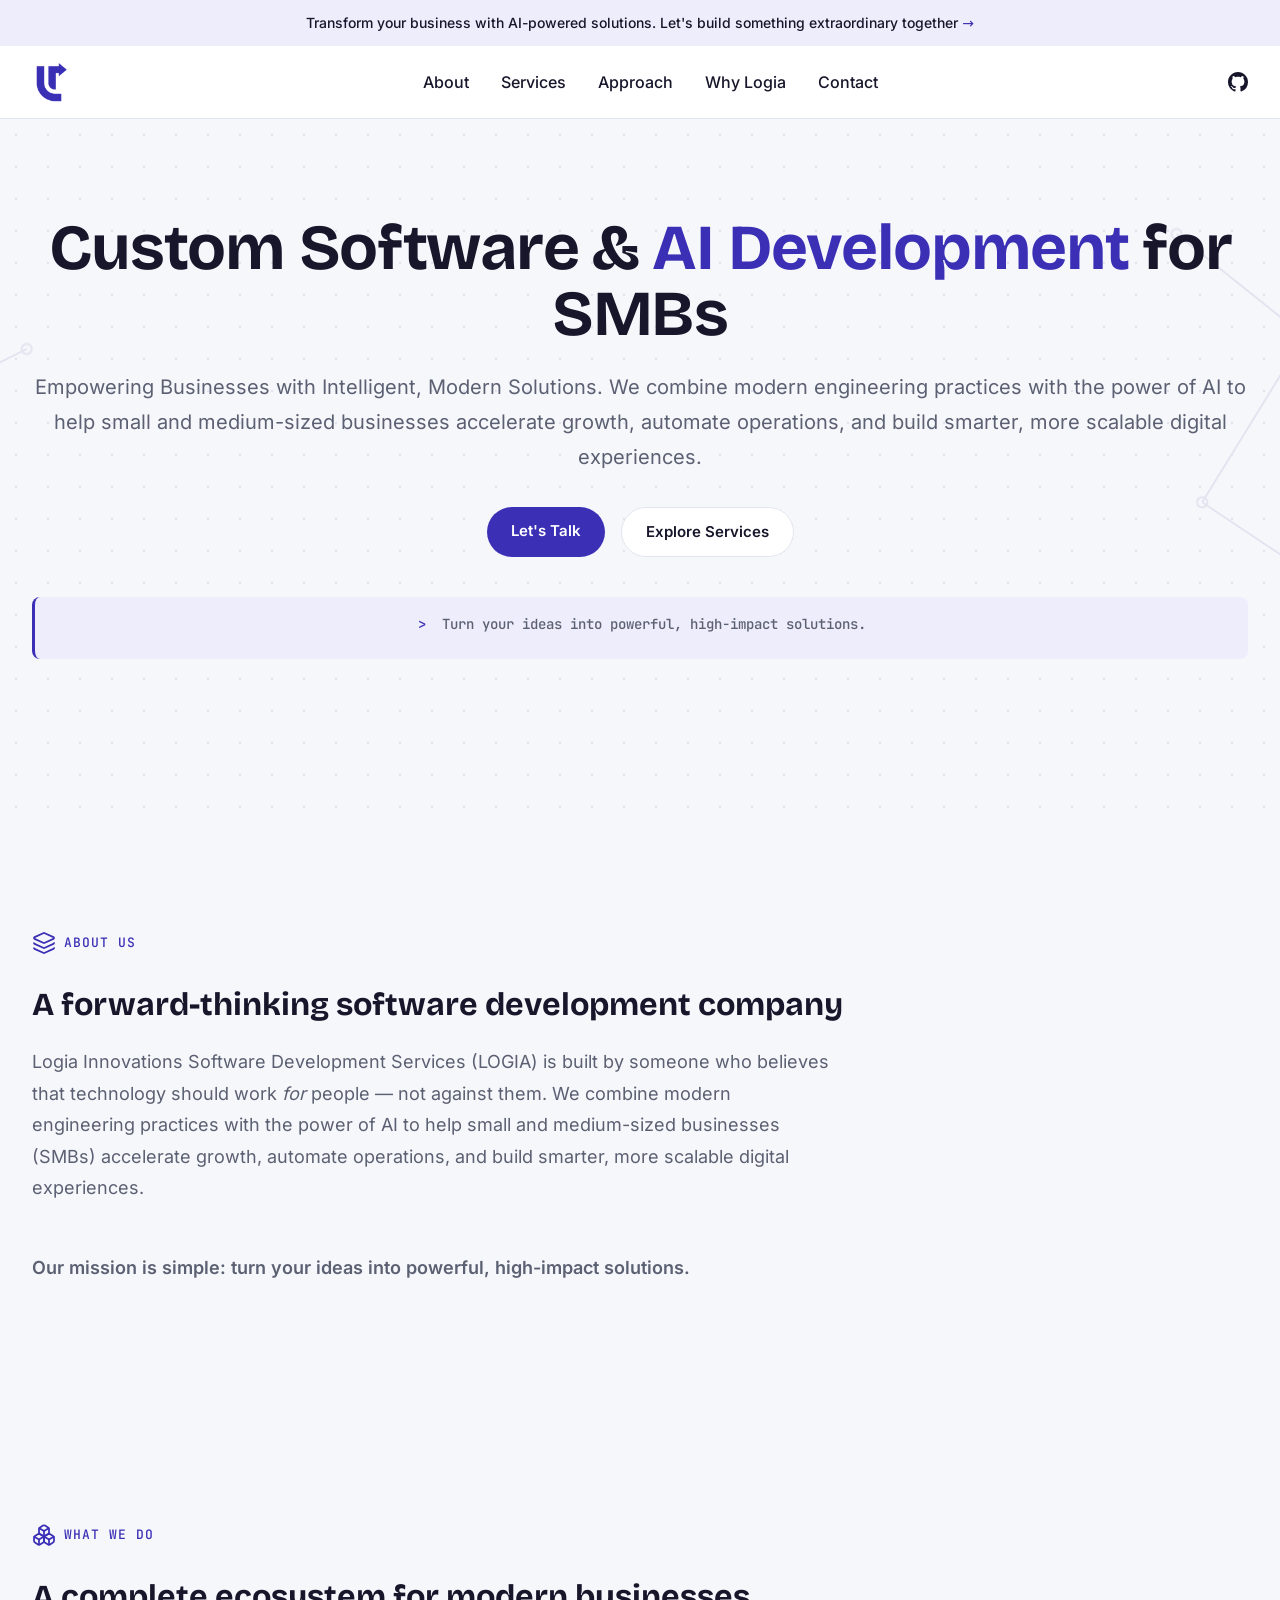
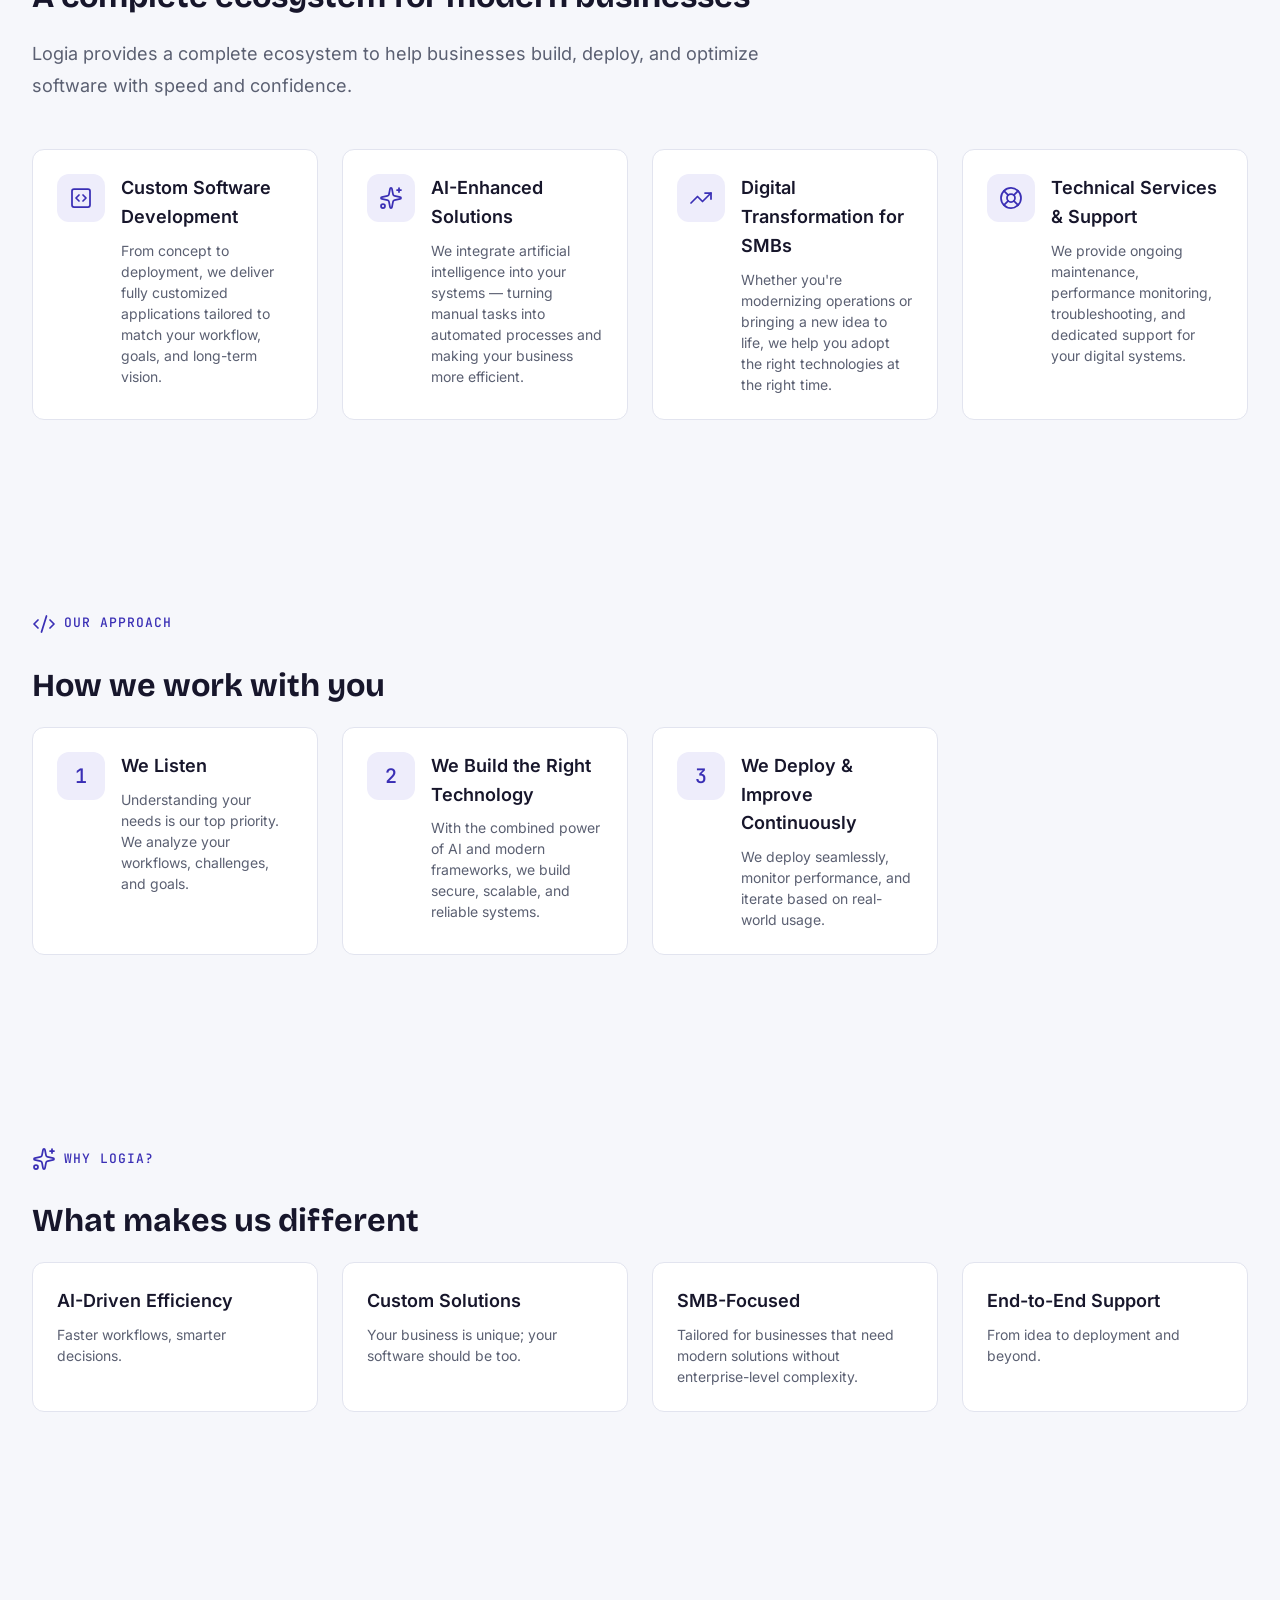
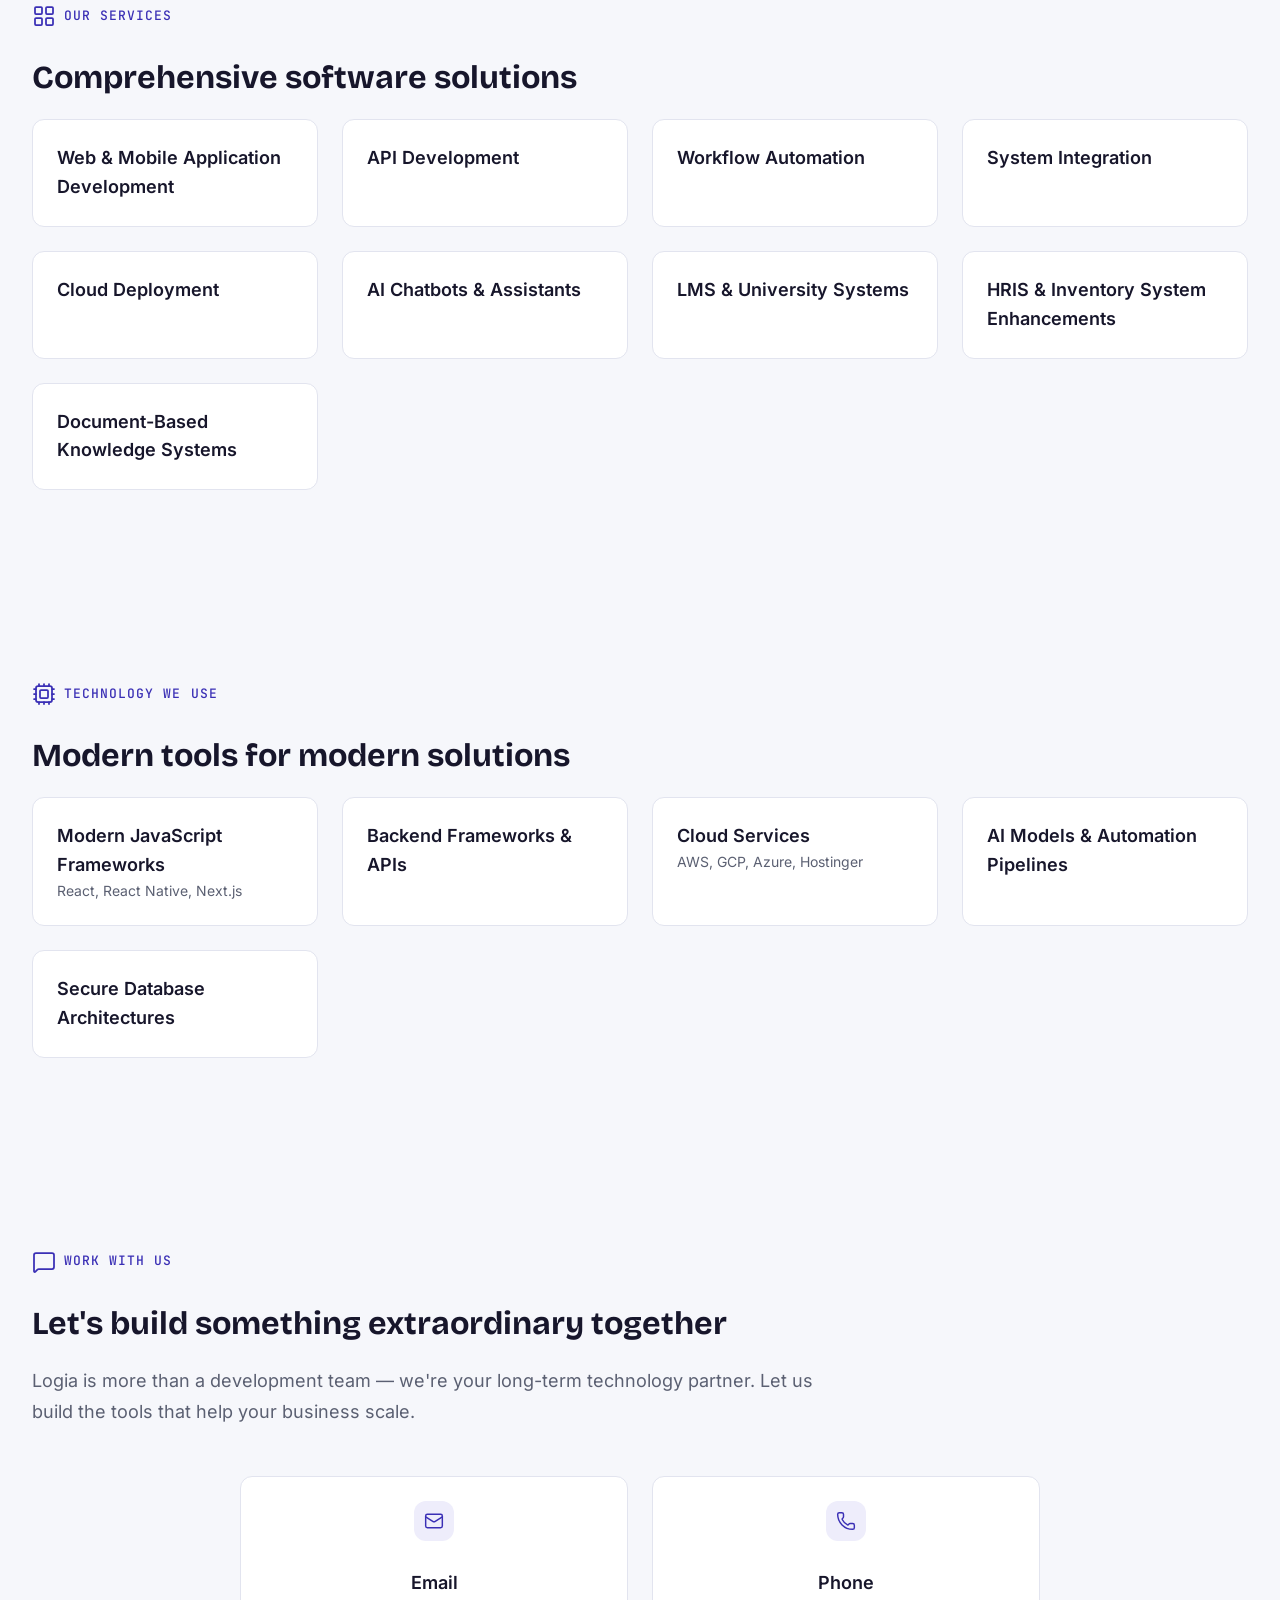
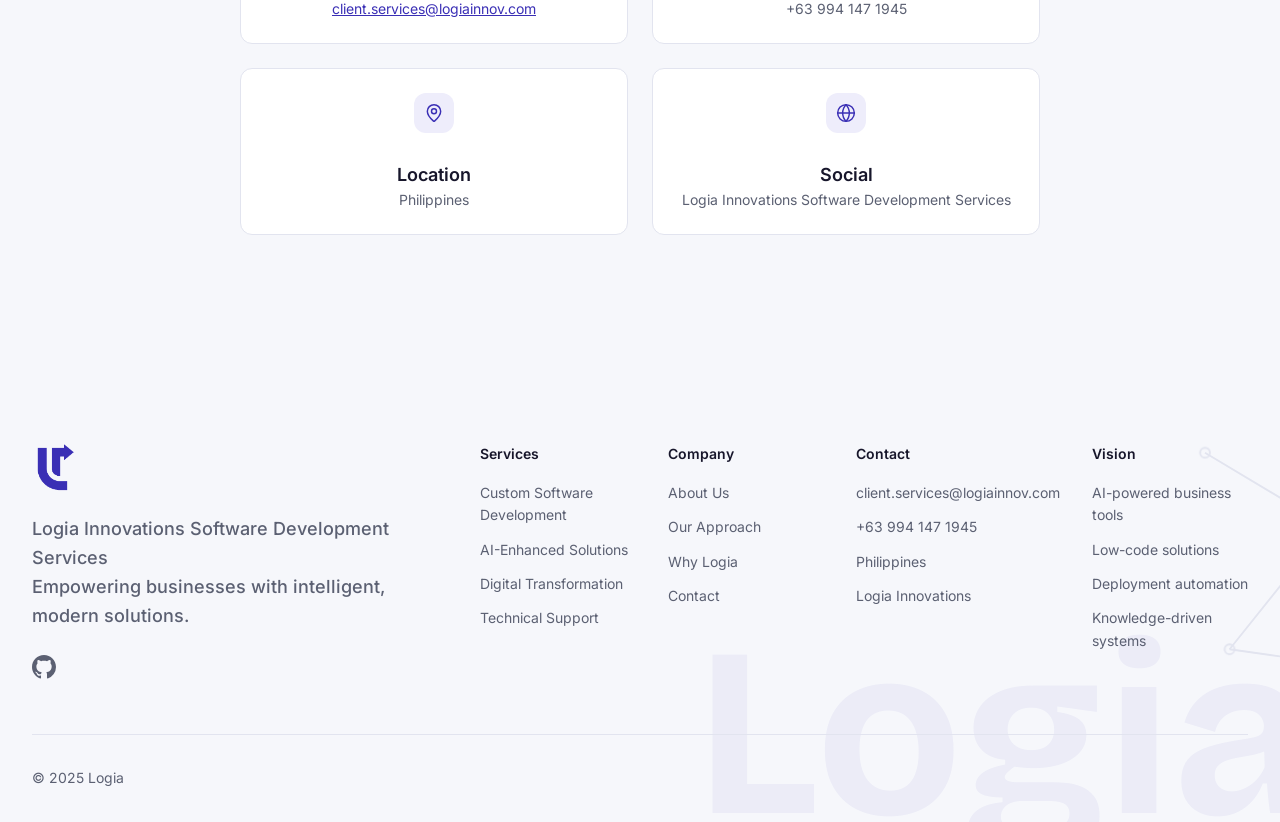
<file: index.html>
<!DOCTYPE html>
<html lang="en">
<head>
    <meta charset="UTF-8">
    <meta name="viewport" content="width=device-width, initial-scale=1.0">
    <meta name="description" content="Logia Innovations builds custom software, AI integrations, and LMS/HRIS systems for SMBs and schools. Solo-run, senior-quality engineering — let's talk.">
    <meta name="author" content="Logia Innovations">
    <link rel="canonical" href="https://logiainnov.com/">
    <meta property="og:title" content="Custom Software & AI Development | Logia Innovations">
    <meta property="og:description" content="Logia Innovations builds custom software, AI integrations, and LMS/HRIS systems for SMBs and schools. Solo-run, senior-quality engineering — let's talk.">
    <meta property="og:type" content="website">
    <meta property="og:url" content="https://logiainnov.com/">
    <meta property="og:image" content="https://logiainnov.com/img/og-card.png">
    <meta property="og:image:width" content="1200">
    <meta property="og:image:height" content="630">
    <meta name="twitter:card" content="summary_large_image">
    <meta name="twitter:title" content="Custom Software & AI Development | Logia Innovations">
    <meta name="twitter:description" content="Logia Innovations builds custom software, AI integrations, and LMS/HRIS systems for SMBs and schools. Solo-run, senior-quality engineering — let's talk.">
    <meta name="twitter:image" content="https://logiainnov.com/img/og-card.png">
    <title>Custom Software & AI Development | Logia Innovations</title>
    <link rel="icon" type="image/png" sizes="32x32" href="img/favicon-32.png">
    <link rel="icon" type="image/png" sizes="16x16" href="img/favicon-16.png">
    <link rel="apple-touch-icon" sizes="180x180" href="img/apple-touch-icon.png">
    <link rel="shortcut icon" href="img/favicon.ico">
    <link rel="stylesheet" href="tokens.css?v=g2">
    <link rel="stylesheet" href="styles.css?v=g2">
    <script type="application/ld+json">
    {
      "@context": "https://schema.org",
      "@type": "Organization",
      "name": "Logia Innovations",
      "legalName": "Logia Innovations Software Development Services",
      "url": "https://logiainnov.com",
      "logo": "https://logiainnov.com/logo-indigo.png",
      "email": "client.services@logiainnov.com",
      "telephone": "+639941471945",
      "areaServed": "Philippines",
      "contactPoint": {
        "@type": "ContactPoint",
        "contactType": "customer service",
        "email": "client.services@logiainnov.com"
      },
      "sameAs": [
        "https://github.com/melvinmmelo"
      ]
    }
    </script>
</head>
<body>
    <!-- Banner -->
    <div class="banner">
        <p>Transform your business with AI-powered solutions. Let's build something extraordinary together <span class="banner-arrow">→</span></p>
    </div>

    <!-- Navigation -->
    <nav class="navbar">
        <div class="container">
            <div class="nav-wrapper">
                <a href="https://logiainnov.com/" class="logo">
                    <picture>
                        <source srcset="img/logo-128.webp" type="image/webp">
                        <img src="logo-indigo.png" alt="Logia Innovations" class="logo-img">
                    </picture>
                </a>

                <ul class="nav-menu" id="nav-menu">
                    <li class="nav-item">
                        <a href="#about" class="nav-link">About</a>
                    </li>
                    <li class="nav-item">
                        <a href="#services" class="nav-link">Services</a>
                    </li>
                    <li class="nav-item">
                        <a href="#approach" class="nav-link">Approach</a>
                    </li>
                    <li class="nav-item">
                        <a href="#why-logia" class="nav-link">Why Logia</a>
                    </li>
                    <li class="nav-item">
                        <a href="#contact" class="nav-link">Contact</a>
                    </li>
                </ul>

                <div class="nav-right">
                    <a href="https://github.com/melvinmmelo/logia.git" class="github-link" aria-label="GitHub">
                        <svg width="20" height="20" fill="currentColor" viewBox="0 0 16 16">
                            <path d="M8 0C3.58 0 0 3.58 0 8c0 3.54 2.29 6.53 5.47 7.59.4.07.55-.17.55-.38 0-.19-.01-.82-.01-1.49-2.01.37-2.53-.49-2.69-.94-.09-.23-.48-.94-.82-1.13-.28-.15-.68-.52-.01-.53.63-.01 1.08.58 1.23.82.72 1.21 1.87.87 2.33.66.07-.52.28-.87.51-1.07-1.78-.2-3.64-.89-3.64-3.95 0-.87.31-1.59.82-2.15-.08-.2-.36-1.02.08-2.12 0 0 .67-.21 2.2.82.64-.18 1.32-.27 2-.27.68 0 1.36.09 2 .27 1.53-1.04 2.2-.82 2.2-.82.44 1.1.16 1.92.08 2.12.51.56.82 1.27.82 2.15 0 3.07-1.87 3.75-3.65 3.95.29.25.54.73.54 1.48 0 1.07-.01 1.93-.01 2.2 0 .21.15.46.55.38A8.012 8.012 0 0 0 16 8c0-4.42-3.58-8-8-8z"/>
                        </svg>
                        <!-- <span>0K</span> -->
                    </a>
                    <!-- <a href="#contact" class="btn btn-primary">Get in Touch</a> -->
                </div>

                <button class="mobile-menu-toggle" aria-label="Toggle menu" aria-expanded="false" aria-controls="nav-menu">
                    <span aria-hidden="true"></span>
                    <span aria-hidden="true"></span>
                    <span aria-hidden="true"></span>
                </button>
            </div>
        </div>
    </nav>

    <main>
    <!-- Hero Section -->
    <section class="hero">
        <div class="hero-background dot-grid">
            <svg class="lattice-svg hero-lattice" viewBox="0 0 1440 560" preserveAspectRatio="xMidYMid slice" aria-hidden="true">
              <path class="lattice-line" style="animation-delay:0ms"   d="M1140 90 L1240 170"/>
              <path class="lattice-line" style="animation-delay:80ms"  d="M1240 170 L1160 300"/>
              <path class="lattice-line" style="animation-delay:120ms" d="M1240 170 L1320 110"/>
              <path class="lattice-line" style="animation-delay:180ms" d="M1320 110 L1380 260"/>
              <path class="lattice-line" style="animation-delay:220ms" d="M1380 260 L1280 380"/>
              <path class="lattice-line" style="animation-delay:260ms" d="M1160 300 L1280 380"/>
              <path class="lattice-line" style="animation-delay:300ms" d="M60 170 L160 220"/>
              <path class="lattice-line" style="animation-delay:340ms" d="M160 220 L90 360"/>
              <path class="lattice-line" style="animation-delay:380ms" d="M160 220 L240 180"/>
              <path class="lattice-line" style="animation-delay:420ms" d="M90 360 L200 420"/>
              <circle class="lattice-node"       style="animation-delay:600ms" cx="1240" cy="170" r="6"/>
              <circle class="lattice-node"       style="animation-delay:660ms" cx="1320" cy="110" r="6"/>
              <circle class="lattice-node"       style="animation-delay:720ms" cx="1280" cy="380" r="6"/>
              <circle class="lattice-node"       style="animation-delay:780ms" cx="160"  cy="220" r="6"/>
              <circle class="lattice-node-plain" style="animation-delay:640ms" cx="1140" cy="90"  r="4"/>
              <circle class="lattice-node-plain" style="animation-delay:700ms" cx="1160" cy="300" r="4"/>
              <circle class="lattice-node-plain" style="animation-delay:760ms" cx="1380" cy="260" r="4"/>
              <circle class="lattice-node-plain" style="animation-delay:820ms" cx="60"   cy="170" r="4"/>
              <circle class="lattice-node-plain" style="animation-delay:860ms" cx="240"  cy="180" r="4"/>
              <circle class="lattice-node-plain" style="animation-delay:900ms" cx="90"   cy="360" r="4"/>
              <circle class="lattice-node-plain" style="animation-delay:940ms" cx="200"  cy="420" r="4"/>
            </svg>
        </div>
        <div class="container">
            <div class="hero-content">
                <div class="hero-text">
                    <h1 class="hero-title">
                        Custom Software &amp;
                        <span class="text-highlight">AI Development</span> for SMBs
                    </h1>

                    <p class="hero-description">
                        Empowering Businesses with Intelligent, Modern Solutions. We combine modern
                        engineering practices with the power of AI to help small and medium-sized
                        businesses accelerate growth, automate operations, and build smarter, more
                        scalable digital experiences.
                    </p>

                    <div class="hero-buttons">
                        <a href="#contact" class="btn btn-primary">Let's Talk</a>
                        <a href="#services" class="btn btn-secondary">Explore Services</a>
                    </div>

                    <div class="code-snippet">
                        <code>
                            <span class="code-prompt">></span> Turn your ideas into powerful, high-impact solutions.
                        </code>
                    </div>

                    <!-- <div class="hero-stats">
                        <div class="stat-item">
                            <div class="stat-number">10+</div>
                            <div class="stat-label">Expert Partners</div>
                        </div>
                        <div class="stat-item">
                            <div class="stat-number">50+</div>
                            <div class="stat-label">Projects Delivered</div>
                        </div>
                        <div class="stat-item">
                            <div class="stat-number">100%</div>
                            <div class="stat-label">Client Satisfaction</div>
                        </div>
                    </div> -->
                </div>
            </div>
        </div>
    </section>

    <!-- About Us Section -->
    <section class="ecosystem" id="about">
        <div class="container">
            <div class="section-header">
                <div class="section-icon">
                    <svg width="24" height="24" viewBox="0 0 24 24" fill="none" stroke="currentColor" stroke-width="1.75" stroke-linecap="round" stroke-linejoin="round" aria-hidden="true">
                        <path d="M12.83 2.18a2 2 0 0 0-1.66 0L2.6 6.08a1 1 0 0 0 0 1.83l8.58 3.91a2 2 0 0 0 1.66 0l8.58-3.9a1 1 0 0 0 0-1.83z" />
                        <path d="M2 12a1 1 0 0 0 .58.91l8.6 3.91a2 2 0 0 0 1.65 0l8.58-3.9A1 1 0 0 0 22 12" />
                        <path d="M2 17a1 1 0 0 0 .58.91l8.6 3.91a2 2 0 0 0 1.65 0l8.58-3.9A1 1 0 0 0 22 17" />
                    </svg>
                </div>
                <h2 class="section-label">About Us</h2>
            </div>

            <h3 class="ecosystem-title">A forward-thinking software development company</h3>

            <p class="ecosystem-description">
                Logia Innovations Software Development Services (LOGIA) is built by someone who believes that technology should work
                <em>for</em> people — not against them. We combine modern engineering practices with
                the power of AI to help small and medium-sized businesses (SMBs) accelerate growth,
                automate operations, and build smarter, more scalable digital experiences.
            </p>

            <p class="ecosystem-description" style="margin-top: 1.5rem; font-weight: 600;">
                Our mission is simple: <strong>turn your ideas into powerful, high-impact solutions.</strong>
            </p>
        </div>
    </section>

    <!-- What We Do Section -->
    <section class="ecosystem" id="services">
        <div class="container">
            <div class="section-header">
                <div class="section-icon">
                    <svg width="24" height="24" viewBox="0 0 24 24" fill="none" stroke="currentColor" stroke-width="1.75" stroke-linecap="round" stroke-linejoin="round" aria-hidden="true">
                        <path d="M2.97 12.92A2 2 0 0 0 2 14.63v3.24a2 2 0 0 0 .97 1.71l3 1.8a2 2 0 0 0 2.06 0L12 19v-5.5l-5-3-4.03 2.42Z" />
                        <path d="m7 16.5-4.74-2.85" />
                        <path d="m7 16.5 5-3" />
                        <path d="M7 16.5v5.17" />
                        <path d="M12 13.5V19l3.97 2.38a2 2 0 0 0 2.06 0l3-1.8a2 2 0 0 0 .97-1.71v-3.24a2 2 0 0 0-.97-1.71L17 10.5l-5 3Z" />
                        <path d="m17 16.5-5-3" />
                        <path d="m17 16.5 4.74-2.85" />
                        <path d="M17 16.5v5.17" />
                        <path d="M7.97 4.42A2 2 0 0 0 7 6.13v4.37l5 3 5-3V6.13a2 2 0 0 0-.97-1.71l-3-1.8a2 2 0 0 0-2.06 0l-3 1.8Z" />
                        <path d="M12 8 7.26 5.15" />
                        <path d="m12 8 4.74-2.85" />
                        <path d="M12 13.5V8" />
                    </svg>
                </div>
                <h2 class="section-label">What We Do</h2>
            </div>

            <h3 class="ecosystem-title">A complete ecosystem for modern businesses</h3>

            <p class="ecosystem-description">
                Logia provides a complete ecosystem to help businesses build, deploy, and optimize
                software with speed and confidence.
            </p>

            <div class="packages-grid">
                <div class="package-card">
                    <div class="package-icon">
                        <svg viewBox="0 0 24 24" fill="none" stroke="currentColor" stroke-width="1.75" stroke-linecap="round" stroke-linejoin="round" aria-hidden="true">
                            <path d="m10 9-3 3 3 3" />
                            <path d="m14 15 3-3-3-3" />
                            <rect x="3" y="3" width="18" height="18" rx="2" />
                        </svg>
                    </div>
                    <div class="package-info">
                        <div class="package-header">
                            <h4 class="package-name">Custom Software Development</h4>
                        </div>
                        <p class="package-description">From concept to deployment, we deliver fully customized applications tailored to match your workflow, goals, and long-term vision.</p>
                    </div>
                </div>

                <div class="package-card">
                    <div class="package-icon">
                        <svg viewBox="0 0 24 24" fill="none" stroke="currentColor" stroke-width="1.75" stroke-linecap="round" stroke-linejoin="round" aria-hidden="true">
                            <path d="M11.017 2.814a1 1 0 0 1 1.966 0l1.051 5.558a2 2 0 0 0 1.594 1.594l5.558 1.051a1 1 0 0 1 0 1.966l-5.558 1.051a2 2 0 0 0-1.594 1.594l-1.051 5.558a1 1 0 0 1-1.966 0l-1.051-5.558a2 2 0 0 0-1.594-1.594l-5.558-1.051a1 1 0 0 1 0-1.966l5.558-1.051a2 2 0 0 0 1.594-1.594z" />
                            <path d="M20 2v4" />
                            <path d="M22 4h-4" />
                            <circle cx="4" cy="20" r="2" />
                        </svg>
                    </div>
                    <div class="package-info">
                        <div class="package-header">
                            <h4 class="package-name">AI-Enhanced Solutions</h4>
                        </div>
                        <p class="package-description">We integrate artificial intelligence into your systems — turning manual tasks into automated processes and making your business more efficient.</p>
                    </div>
                </div>

                <div class="package-card">
                    <div class="package-icon">
                        <svg viewBox="0 0 24 24" fill="none" stroke="currentColor" stroke-width="1.75" stroke-linecap="round" stroke-linejoin="round" aria-hidden="true">
                            <path d="M16 7h6v6" />
                            <path d="m22 7-8.5 8.5-5-5L2 17" />
                        </svg>
                    </div>
                    <div class="package-info">
                        <div class="package-header">
                            <h4 class="package-name">Digital Transformation for SMBs</h4>
                        </div>
                        <p class="package-description">Whether you're modernizing operations or bringing a new idea to life, we help you adopt the right technologies at the right time.</p>
                    </div>
                </div>

                <div class="package-card">
                    <div class="package-icon">
                        <svg viewBox="0 0 24 24" fill="none" stroke="currentColor" stroke-width="1.75" stroke-linecap="round" stroke-linejoin="round" aria-hidden="true">
                            <circle cx="12" cy="12" r="10" />
                            <path d="m4.93 4.93 4.24 4.24" />
                            <path d="m14.83 9.17 4.24-4.24" />
                            <path d="m14.83 14.83 4.24 4.24" />
                            <path d="m9.17 14.83-4.24 4.24" />
                            <circle cx="12" cy="12" r="4" />
                        </svg>
                    </div>
                    <div class="package-info">
                        <div class="package-header">
                            <h4 class="package-name">Technical Services & Support</h4>
                        </div>
                        <p class="package-description">We provide ongoing maintenance, performance monitoring, troubleshooting, and dedicated support for your digital systems.</p>
                    </div>
                </div>
            </div>
        </div>
    </section>

    <!-- Our Approach Section -->
    <section class="ecosystem" id="approach">
        <div class="container">
            <div class="section-header">
                <div class="section-icon">
                    <svg width="24" height="24" viewBox="0 0 24 24" fill="none" stroke="currentColor" stroke-width="1.75" stroke-linecap="round" stroke-linejoin="round" aria-hidden="true">
                        <path d="m18 16 4-4-4-4" />
                        <path d="m6 8-4 4 4 4" />
                        <path d="m14.5 4-5 16" />
                    </svg>
                </div>
                <h2 class="section-label">Our Approach</h2>
            </div>

            <h3 class="ecosystem-title">How we work with you</h3>

            <div class="packages-grid">
                <div class="package-card">
                    <div class="package-icon">
                        <span class="step-number" aria-hidden="true">1</span>
                    </div>
                    <div class="package-info">
                        <div class="package-header">
                            <h4 class="package-name">We Listen</h4>
                        </div>
                        <p class="package-description">Understanding your needs is our top priority. We analyze your workflows, challenges, and goals.</p>
                    </div>
                </div>

                <div class="package-card">
                    <div class="package-icon">
                        <span class="step-number" aria-hidden="true">2</span>
                    </div>
                    <div class="package-info">
                        <div class="package-header">
                            <h4 class="package-name">We Build the Right Technology</h4>
                        </div>
                        <p class="package-description">With the combined power of AI and modern frameworks, we build secure, scalable, and reliable systems.</p>
                    </div>
                </div>

                <div class="package-card">
                    <div class="package-icon">
                        <span class="step-number" aria-hidden="true">3</span>
                    </div>
                    <div class="package-info">
                        <div class="package-header">
                            <h4 class="package-name">We Deploy & Improve Continuously</h4>
                        </div>
                        <p class="package-description">We deploy seamlessly, monitor performance, and iterate based on real-world usage.</p>
                    </div>
                </div>
            </div>
        </div>
    </section>

    <!-- Why Logia Section -->
    <section class="ecosystem" id="why-logia">
        <div class="container">
            <div class="section-header">
                <div class="section-icon">
                    <svg width="24" height="24" viewBox="0 0 24 24" fill="none" stroke="currentColor" stroke-width="1.75" stroke-linecap="round" stroke-linejoin="round" aria-hidden="true">
                        <path d="M11.017 2.814a1 1 0 0 1 1.966 0l1.051 5.558a2 2 0 0 0 1.594 1.594l5.558 1.051a1 1 0 0 1 0 1.966l-5.558 1.051a2 2 0 0 0-1.594 1.594l-1.051 5.558a1 1 0 0 1-1.966 0l-1.051-5.558a2 2 0 0 0-1.594-1.594l-5.558-1.051a1 1 0 0 1 0-1.966l5.558-1.051a2 2 0 0 0 1.594-1.594z" />
                        <path d="M20 2v4" />
                        <path d="M22 4h-4" />
                        <circle cx="4" cy="20" r="2" />
                    </svg>
                </div>
                <h2 class="section-label">Why Logia?</h2>
            </div>

            <h3 class="ecosystem-title">What makes us different</h3>

            <div class="packages-grid">
                <div class="package-card">
                    <div class="package-info">
                        <div class="package-header">
                            <h4 class="package-name">AI-Driven Efficiency</h4>
                        </div>
                        <p class="package-description">Faster workflows, smarter decisions.</p>
                    </div>
                </div>

                <div class="package-card">
                    <div class="package-info">
                        <div class="package-header">
                            <h4 class="package-name">Custom Solutions</h4>
                        </div>
                        <p class="package-description">Your business is unique; your software should be too.</p>
                    </div>
                </div>

                <div class="package-card">
                    <div class="package-info">
                        <div class="package-header">
                            <h4 class="package-name">SMB-Focused</h4>
                        </div>
                        <p class="package-description">Tailored for businesses that need modern solutions without enterprise-level complexity.</p>
                    </div>
                </div>

                <div class="package-card">
                    <div class="package-info">
                        <div class="package-header">
                            <h4 class="package-name">End-to-End Support</h4>
                        </div>
                        <p class="package-description">From idea to deployment and beyond.</p>
                    </div>
                </div>
            </div>
        </div>
    </section>

    <!-- Services List Section -->
    <section class="ecosystem">
        <div class="container">
            <div class="section-header">
                <div class="section-icon">
                    <svg width="24" height="24" viewBox="0 0 24 24" fill="none" stroke="currentColor" stroke-width="1.75" stroke-linecap="round" stroke-linejoin="round" aria-hidden="true">
                        <rect width="7" height="7" x="3" y="3" rx="1" />
                        <rect width="7" height="7" x="14" y="3" rx="1" />
                        <rect width="7" height="7" x="14" y="14" rx="1" />
                        <rect width="7" height="7" x="3" y="14" rx="1" />
                    </svg>
                </div>
                <h2 class="section-label">Our Services</h2>
            </div>

            <h3 class="ecosystem-title">Comprehensive software solutions</h3>

            <div class="packages-grid">
                <div class="package-card">
                    <div class="package-info">
                        <h4 class="package-name">Web & Mobile Application Development</h4>
                    </div>
                </div>

                <div class="package-card">
                    <div class="package-info">
                        <h4 class="package-name">API Development</h4>
                    </div>
                </div>

                <div class="package-card">
                    <div class="package-info">
                        <h4 class="package-name">Workflow Automation</h4>
                    </div>
                </div>

                <div class="package-card">
                    <div class="package-info">
                        <h4 class="package-name">System Integration</h4>
                    </div>
                </div>

                <div class="package-card">
                    <div class="package-info">
                        <h4 class="package-name">Cloud Deployment</h4>
                    </div>
                </div>

                <div class="package-card">
                    <div class="package-info">
                        <h4 class="package-name">AI Chatbots & Assistants</h4>
                    </div>
                </div>

                <div class="package-card">
                    <div class="package-info">
                        <h4 class="package-name">LMS & University Systems</h4>
                    </div>
                </div>

                <div class="package-card">
                    <div class="package-info">
                        <h4 class="package-name">HRIS & Inventory System Enhancements</h4>
                    </div>
                </div>

                <div class="package-card">
                    <div class="package-info">
                        <h4 class="package-name">Document-Based Knowledge Systems</h4>
                    </div>
                </div>
            </div>
        </div>
    </section>

    <!-- Technology Section -->
    <section class="ecosystem">
        <div class="container">
            <div class="section-header">
                <div class="section-icon">
                    <svg width="24" height="24" viewBox="0 0 24 24" fill="none" stroke="currentColor" stroke-width="1.75" stroke-linecap="round" stroke-linejoin="round" aria-hidden="true">
                        <path d="M12 20v2" />
                        <path d="M12 2v2" />
                        <path d="M17 20v2" />
                        <path d="M17 2v2" />
                        <path d="M2 12h2" />
                        <path d="M2 17h2" />
                        <path d="M2 7h2" />
                        <path d="M20 12h2" />
                        <path d="M20 17h2" />
                        <path d="M20 7h2" />
                        <path d="M7 20v2" />
                        <path d="M7 2v2" />
                        <rect x="4" y="4" width="16" height="16" rx="2" />
                        <rect x="8" y="8" width="8" height="8" rx="1" />
                    </svg>
                </div>
                <h2 class="section-label">Technology We Use</h2>
            </div>

            <h3 class="ecosystem-title">Modern tools for modern solutions</h3>

            <div class="packages-grid">
                <div class="package-card">
                    <div class="package-info">
                        <h4 class="package-name">Modern JavaScript Frameworks</h4>
                        <p class="package-description">React, React Native, Next.js</p>
                    </div>
                </div>

                <div class="package-card">
                    <div class="package-info">
                        <h4 class="package-name">Backend Frameworks & APIs</h4>
                    </div>
                </div>

                <div class="package-card">
                    <div class="package-info">
                        <h4 class="package-name">Cloud Services</h4>
                        <p class="package-description">AWS, GCP, Azure, Hostinger</p>
                    </div>
                </div>

                <div class="package-card">
                    <div class="package-info">
                        <h4 class="package-name">AI Models & Automation Pipelines</h4>
                    </div>
                </div>

                <div class="package-card">
                    <div class="package-info">
                        <h4 class="package-name">Secure Database Architectures</h4>
                    </div>
                </div>
            </div>
        </div>
    </section>

    <!-- Contact Section -->
    <section class="ecosystem" id="contact">
        <div class="container">
            <div class="section-header">
                <div class="section-icon">
                    <svg width="24" height="24" viewBox="0 0 24 24" fill="none" stroke="currentColor" stroke-width="1.75" stroke-linecap="round" stroke-linejoin="round" aria-hidden="true">
                        <path d="M22 17a2 2 0 0 1-2 2H6.828a2 2 0 0 0-1.414.586l-2.202 2.202A.71.71 0 0 1 2 21.286V5a2 2 0 0 1 2-2h16a2 2 0 0 1 2 2z" />
                    </svg>
                </div>
                <h2 class="section-label">Work With Us</h2>
            </div>

            <h3 class="ecosystem-title">Let's build something extraordinary together</h3>

            <p class="ecosystem-description">
                Logia is more than a development team — we're your long-term technology partner.
                Let us build the tools that help your business scale.
            </p>

            <div class="packages-grid" style="max-width: 800px; margin: 3rem auto;">
                <div class="package-card" style="text-align: center; flex-direction: column; align-items: center;">
                    <div class="contact-icon">
                        <svg viewBox="0 0 24 24" fill="none" stroke="currentColor" stroke-width="1.75" stroke-linecap="round" stroke-linejoin="round" aria-hidden="true">
                            <path d="m22 7-8.991 5.727a2 2 0 0 1-2.009 0L2 7" />
                            <rect x="2" y="4" width="20" height="16" rx="2" />
                        </svg>
                    </div>
                    <div class="package-info">
                        <h4 class="package-name">Email</h4>
                        <p class="package-description">
                            <a href="mailto:client.services@logiainnov.com" style="color: var(--primary-color); text-decoration: underline;">client.services@logiainnov.com</a>
                        </p>
                    </div>
                </div>

                <div class="package-card" style="text-align: center; flex-direction: column; align-items: center;">
                    <div class="contact-icon">
                        <svg viewBox="0 0 24 24" fill="none" stroke="currentColor" stroke-width="1.75" stroke-linecap="round" stroke-linejoin="round" aria-hidden="true">
                            <path d="M13.832 16.568a1 1 0 0 0 1.213-.303l.355-.465A2 2 0 0 1 17 15h3a2 2 0 0 1 2 2v3a2 2 0 0 1-2 2A18 18 0 0 1 2 4a2 2 0 0 1 2-2h3a2 2 0 0 1 2 2v3a2 2 0 0 1-.8 1.6l-.468.351a1 1 0 0 0-.292 1.233 14 14 0 0 0 6.392 6.384" />
                        </svg>
                    </div>
                    <div class="package-info">
                        <h4 class="package-name">Phone</h4>
                        <p class="package-description">+63 994 147 1945</p>
                    </div>
                </div>

                <div class="package-card" style="text-align: center; flex-direction: column; align-items: center;">
                    <div class="contact-icon">
                        <svg viewBox="0 0 24 24" fill="none" stroke="currentColor" stroke-width="1.75" stroke-linecap="round" stroke-linejoin="round" aria-hidden="true">
                            <path d="M20 10c0 4.993-5.539 10.193-7.399 11.799a1 1 0 0 1-1.202 0C9.539 20.193 4 14.993 4 10a8 8 0 0 1 16 0" />
                            <circle cx="12" cy="10" r="3" />
                        </svg>
                    </div>
                    <div class="package-info">
                        <h4 class="package-name">Location</h4>
                        <p class="package-description">Philippines</p>
                    </div>
                </div>

                <div class="package-card" style="text-align: center; flex-direction: column; align-items: center;">
                    <div class="contact-icon">
                        <svg viewBox="0 0 24 24" fill="none" stroke="currentColor" stroke-width="1.75" stroke-linecap="round" stroke-linejoin="round" aria-hidden="true">
                            <circle cx="12" cy="12" r="10" />
                            <path d="M12 2a14.5 14.5 0 0 0 0 20 14.5 14.5 0 0 0 0-20" />
                            <path d="M2 12h20" />
                        </svg>
                    </div>
                    <div class="package-info">
                        <h4 class="package-name">Social</h4>
                        <p class="package-description">Logia Innovations Software Development Services</p>
                    </div>
                </div>
            </div>
        </div>
    </section>
    </main>

    <!-- Footer -->
    <footer class="footer dot-grid">
        <svg class="lattice-svg footer-lattice" viewBox="0 0 1440 360" preserveAspectRatio="xMidYMid slice" aria-hidden="true">
          <path class="lattice-line" style="animation-delay:0ms"   d="M1180 60 L1280 120"/>
          <path class="lattice-line" style="animation-delay:120ms" d="M1280 120 L1200 220"/>
          <path class="lattice-line" style="animation-delay:180ms" d="M1280 120 L1360 90"/>
          <path class="lattice-line" style="animation-delay:240ms" d="M1360 90 L1340 240"/>
          <path class="lattice-line" style="animation-delay:300ms" d="M1200 220 L1340 240"/>
          <circle class="lattice-node"       style="animation-delay:600ms" cx="1280" cy="120" r="5"/>
          <circle class="lattice-node"       style="animation-delay:680ms" cx="1340" cy="240" r="5"/>
          <circle class="lattice-node-plain" style="animation-delay:640ms" cx="1180" cy="60"  r="4"/>
          <circle class="lattice-node-plain" style="animation-delay:720ms" cx="1360" cy="90"  r="4"/>
          <circle class="lattice-node-plain" style="animation-delay:760ms" cx="1200" cy="220" r="4"/>
        </svg>
        <div class="container">
            <div class="footer-content">
                <div class="footer-brand">
                    <div class="footer-logo">
                        <img src="logo-indigo.png" alt="Logia Innovations" width="48" height="48">
                    </div>
                    <p class="footer-tagline">
                        Logia Innovations Software Development Services<br>
                        Empowering businesses with intelligent,<br>
                        modern solutions.
                    </p>
                    <div class="social-links">
                        <a href="https://github.com/melvinmmelo" aria-label="GitHub">
                            <svg width="24" height="24" fill="currentColor" viewBox="0 0 16 16">
                                <path d="M8 0C3.58 0 0 3.58 0 8c0 3.54 2.29 6.53 5.47 7.59.4.07.55-.17.55-.38 0-.19-.01-.82-.01-1.49-2.01.37-2.53-.49-2.69-.94-.09-.23-.48-.94-.82-1.13-.28-.15-.68-.52-.01-.53.63-.01 1.08.58 1.23.82.72 1.21 1.87.87 2.33.66.07-.52.28-.87.51-1.07-1.78-.2-3.64-.89-3.64-3.95 0-.87.31-1.59.82-2.15-.08-.2-.36-1.02.08-2.12 0 0 .67-.21 2.2.82.64-.18 1.32-.27 2-.27.68 0 1.36.09 2 .27 1.53-1.04 2.2-.82 2.2-.82.44 1.1.16 1.92.08 2.12.51.56.82 1.27.82 2.15 0 3.07-1.87 3.75-3.65 3.95.29.25.54.73.54 1.48 0 1.07-.01 1.93-.01 2.2 0 .21.15.46.55.38A8.012 8.012 0 0 0 16 8c0-4.42-3.58-8-8-8z"/>
                            </svg>
                        </a>
                    </div>
                </div>

                <div class="footer-links">
                    <div class="footer-column">
                        <h4>Services</h4>
                        <ul>
                            <li><a href="#services">Custom Software Development</a></li>
                            <li><a href="#services">AI-Enhanced Solutions</a></li>
                            <li><a href="#services">Digital Transformation</a></li>
                            <li><a href="#services">Technical Support</a></li>
                        </ul>
                    </div>

                    <div class="footer-column">
                        <h4>Company</h4>
                        <ul>
                            <li><a href="#about">About Us</a></li>
                            <li><a href="#approach">Our Approach</a></li>
                            <li><a href="#why-logia">Why Logia</a></li>
                            <li><a href="#contact">Contact</a></li>
                        </ul>
                    </div>

                    <div class="footer-column">
                        <h4>Contact</h4>
                        <ul>
                            <li><a href="mailto:client.services@logiainnov.com">client.services@logiainnov.com</a></li>
                            <li><a href="tel:+639941471945">+63 994 147 1945</a></li>
                            <li><a href="https://maps.app.goo.gl/nLRAJdWpXymjecXy9">Philippines</a></li>
                            <li><a href="https://logiainnov.com">Logia Innovations</a></li>
                        </ul>
                    </div>

                    <div class="footer-column">
                        <h4>Vision</h4>
                        <ul>
                            <li>AI-powered business tools</li>
                            <li>Low-code solutions</li>
                            <li>Deployment automation</li>
                            <li>Knowledge-driven systems</li>
                        </ul>
                    </div>
                </div>
            </div>

            <div class="footer-bottom">
                <div class="footer-legal">
                    <p>&copy; 2025 Logia</p>
                </div>
            </div>

            <div class="footer-logo-large" aria-hidden="true">
                <h2>Logia</h2>
            </div>
        </div>
    </footer>

    <script src="script.js?v=g1"></script>
</body>
</html>
</file>
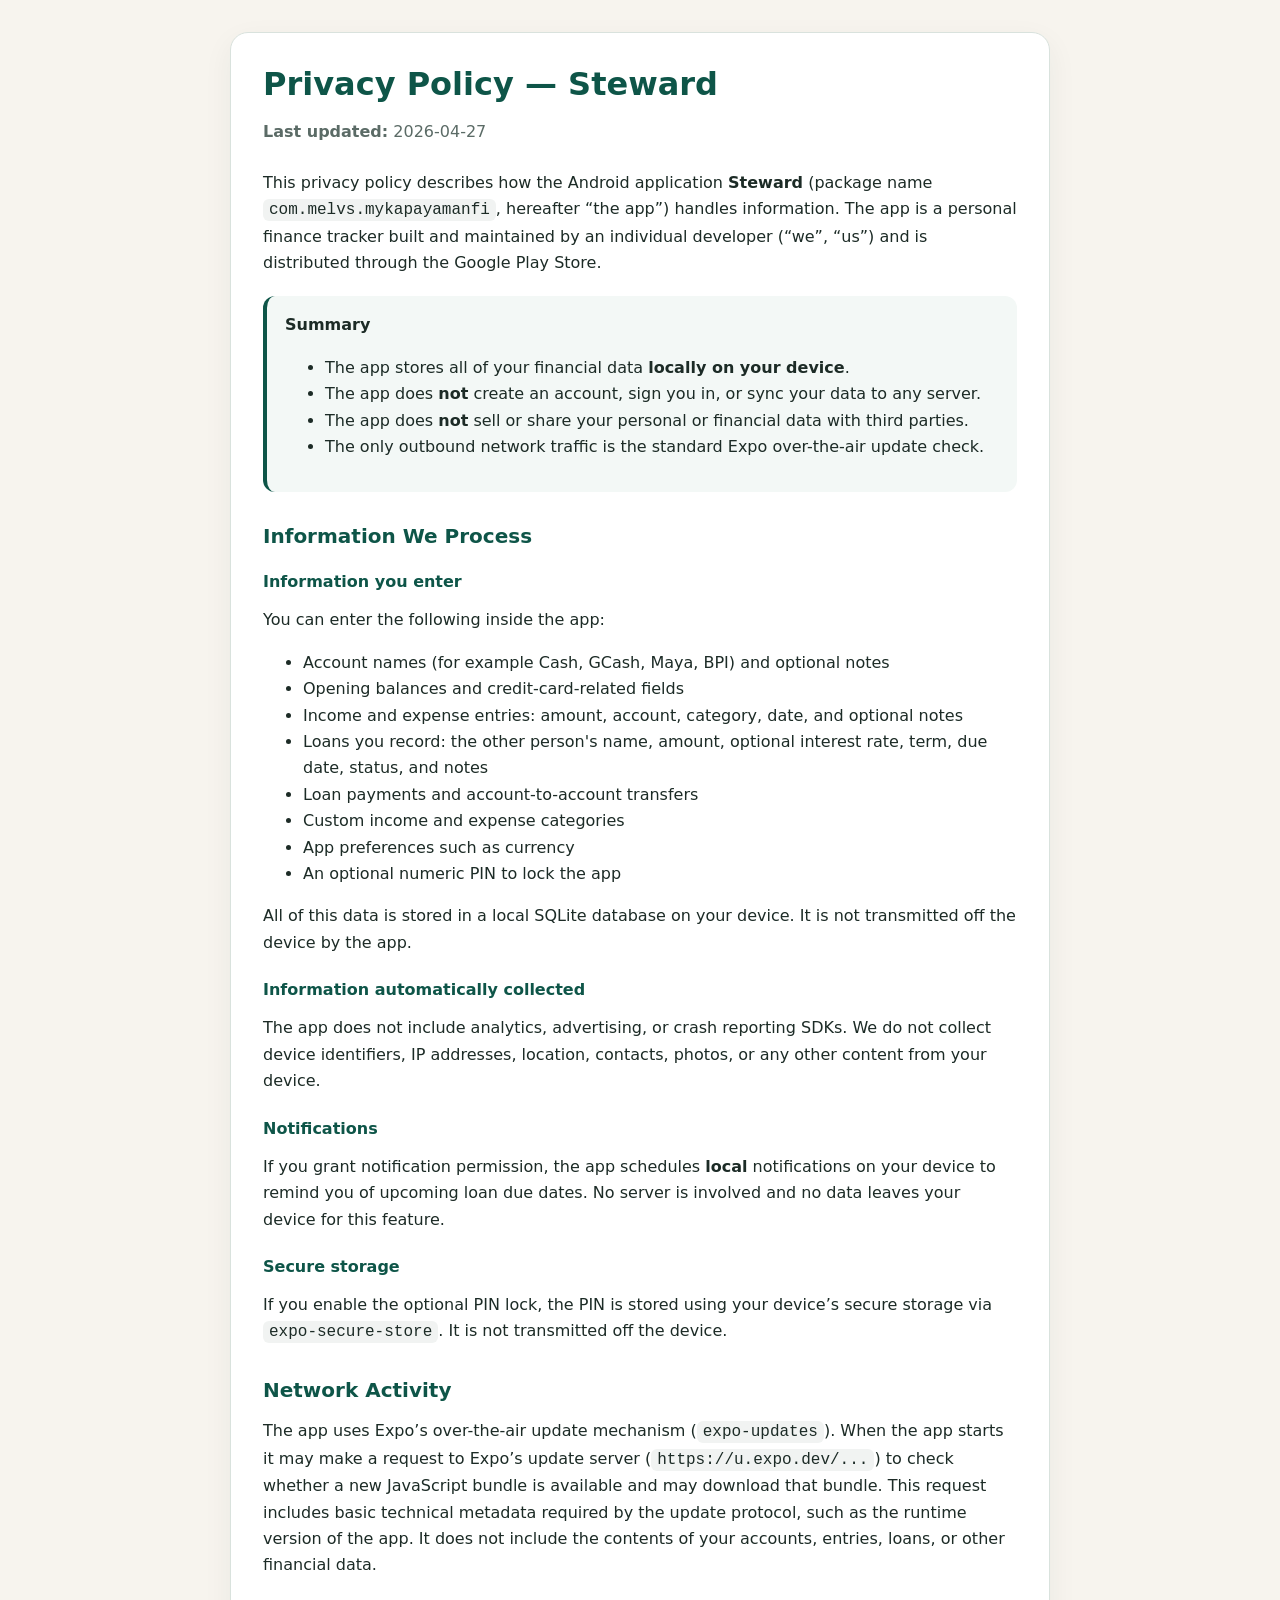
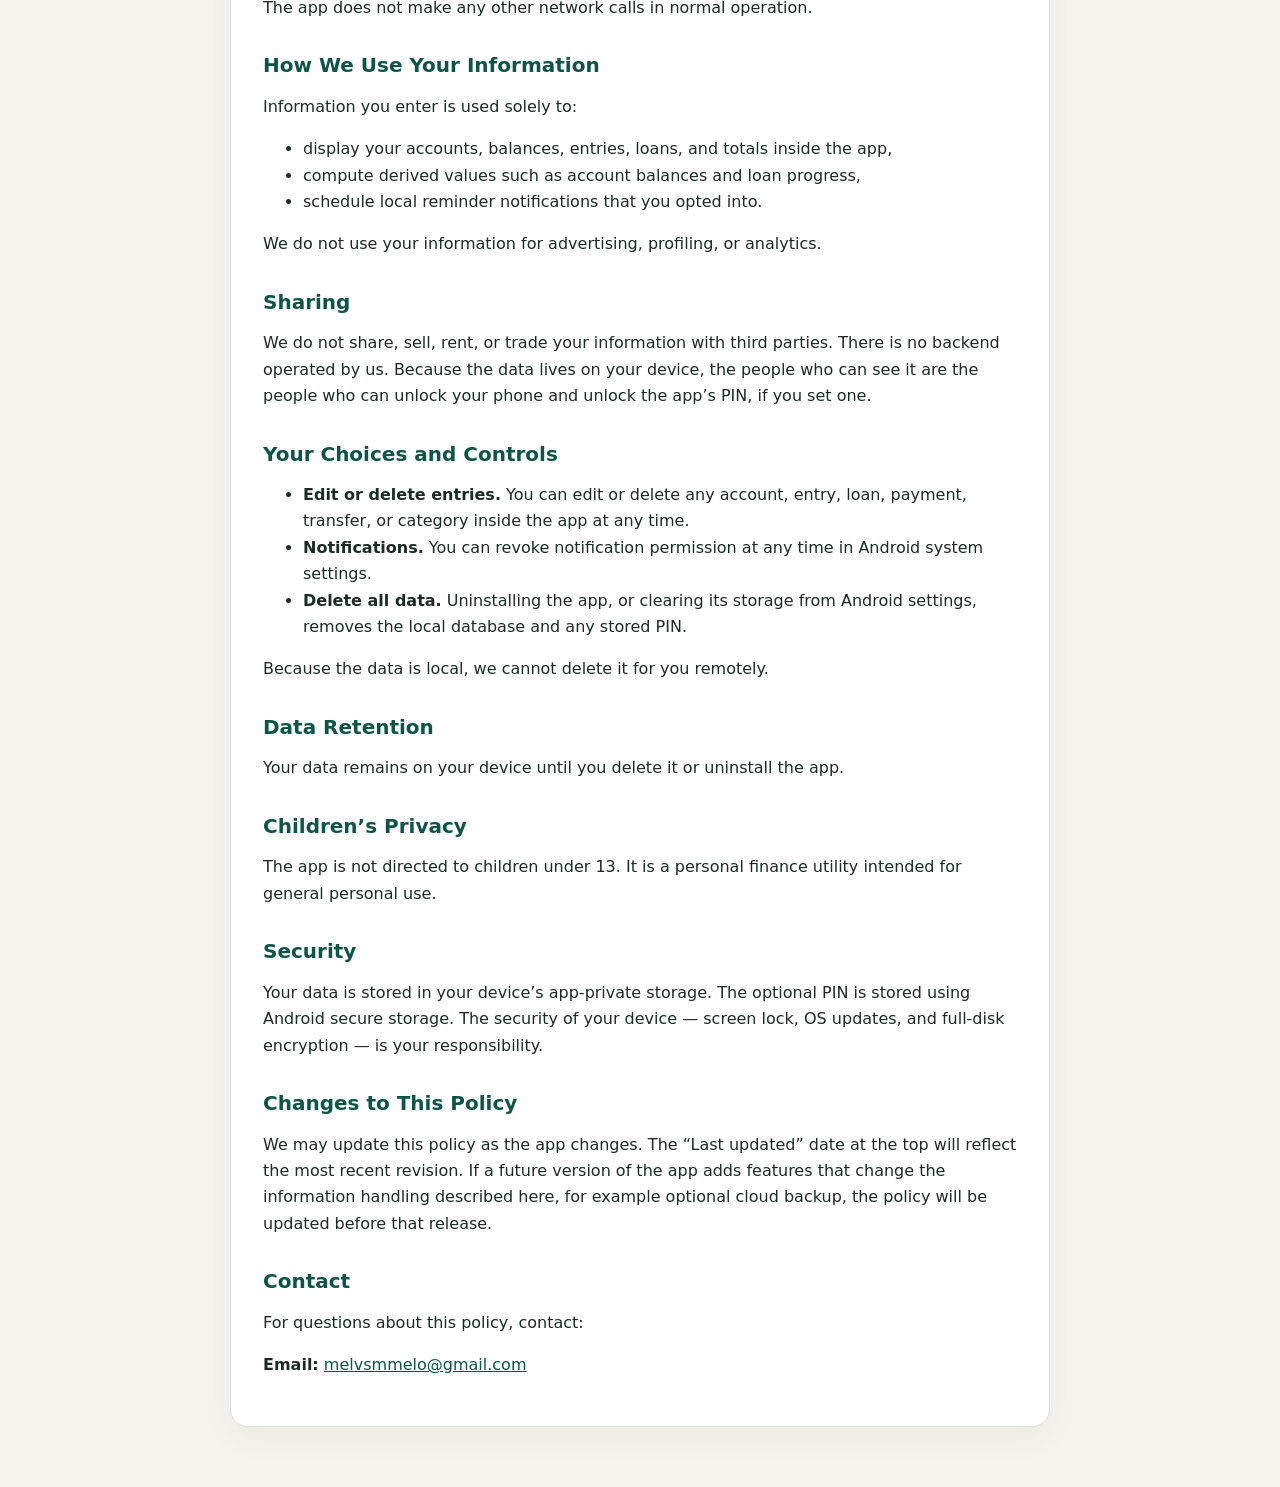
<file: steward/privacy-policy.html>
<!doctype html>
<html lang="en">
<head>
  <meta charset="utf-8">
  <meta name="viewport" content="width=device-width, initial-scale=1">
  <title>Privacy Policy — Steward</title>
  <style>
    :root {
      --bg: #f7f4ee;
      --card: #ffffff;
      --text: #1c2b26;
      --muted: #5b6b66;
      --accent: #0E5548;
      --border: #d9e2dd;
    }
    * { box-sizing: border-box; }
    body {
      margin: 0;
      font-family: Inter, system-ui, -apple-system, BlinkMacSystemFont, "Segoe UI", sans-serif;
      background: var(--bg);
      color: var(--text);
      line-height: 1.65;
    }
    .wrap {
      max-width: 860px;
      margin: 0 auto;
      padding: 32px 20px 64px;
    }
    .card {
      background: var(--card);
      border: 1px solid var(--border);
      border-radius: 18px;
      padding: 32px;
      box-shadow: 0 10px 30px rgba(8, 58, 49, 0.06);
    }
    h1, h2, h3 { line-height: 1.2; color: var(--accent); }
    h1 { font-size: 2rem; margin: 0 0 12px; }
    h2 { font-size: 1.25rem; margin-top: 32px; }
    h3 { font-size: 1rem; margin-top: 24px; }
    p, li { font-size: 1rem; }
    .meta { color: var(--muted); margin-bottom: 24px; }
    .summary {
      border-left: 4px solid var(--accent);
      background: #f3f8f6;
      padding: 16px 18px;
      border-radius: 12px;
      margin: 20px 0 28px;
    }
    code { background: #f1f3f2; padding: 2px 6px; border-radius: 6px; }
    a { color: var(--accent); }
    blockquote {
      margin: 16px 0;
      padding: 12px 16px;
      background: #fafcfc;
      border-left: 4px solid var(--border);
      color: var(--muted);
    }
  </style>
</head>
<body>
  <div class="wrap">
    <div class="card">
      <h1>Privacy Policy — Steward</h1>
      <p class="meta"><strong>Last updated:</strong> 2026-04-27</p>

      <p>This privacy policy describes how the Android application <strong>Steward</strong> (package name <code>com.melvs.mykapayamanfi</code>, hereafter “the app”) handles information. The app is a personal finance tracker built and maintained by an individual developer (“we”, “us”) and is distributed through the Google Play Store.</p>

      <div class="summary">
        <strong>Summary</strong>
        <ul>
          <li>The app stores all of your financial data <strong>locally on your device</strong>.</li>
          <li>The app does <strong>not</strong> create an account, sign you in, or sync your data to any server.</li>
          <li>The app does <strong>not</strong> sell or share your personal or financial data with third parties.</li>
          <li>The only outbound network traffic is the standard Expo over-the-air update check.</li>
        </ul>
      </div>

      <h2>Information We Process</h2>

      <h3>Information you enter</h3>
      <p>You can enter the following inside the app:</p>
      <ul>
        <li>Account names (for example Cash, GCash, Maya, BPI) and optional notes</li>
        <li>Opening balances and credit-card-related fields</li>
        <li>Income and expense entries: amount, account, category, date, and optional notes</li>
        <li>Loans you record: the other person's name, amount, optional interest rate, term, due date, status, and notes</li>
        <li>Loan payments and account-to-account transfers</li>
        <li>Custom income and expense categories</li>
        <li>App preferences such as currency</li>
        <li>An optional numeric PIN to lock the app</li>
      </ul>
      <p>All of this data is stored in a local SQLite database on your device. It is not transmitted off the device by the app.</p>

      <h3>Information automatically collected</h3>
      <p>The app does not include analytics, advertising, or crash reporting SDKs. We do not collect device identifiers, IP addresses, location, contacts, photos, or any other content from your device.</p>

      <h3>Notifications</h3>
      <p>If you grant notification permission, the app schedules <strong>local</strong> notifications on your device to remind you of upcoming loan due dates. No server is involved and no data leaves your device for this feature.</p>

      <h3>Secure storage</h3>
      <p>If you enable the optional PIN lock, the PIN is stored using your device’s secure storage via <code>expo-secure-store</code>. It is not transmitted off the device.</p>

      <h2>Network Activity</h2>
      <p>The app uses Expo’s over-the-air update mechanism (<code>expo-updates</code>). When the app starts it may make a request to Expo’s update server (<code>https://u.expo.dev/...</code>) to check whether a new JavaScript bundle is available and may download that bundle. This request includes basic technical metadata required by the update protocol, such as the runtime version of the app. It does not include the contents of your accounts, entries, loans, or other financial data.</p>
      <p>The app does not make any other network calls in normal operation.</p>

      <h2>How We Use Your Information</h2>
      <p>Information you enter is used solely to:</p>
      <ul>
        <li>display your accounts, balances, entries, loans, and totals inside the app,</li>
        <li>compute derived values such as account balances and loan progress,</li>
        <li>schedule local reminder notifications that you opted into.</li>
      </ul>
      <p>We do not use your information for advertising, profiling, or analytics.</p>

      <h2>Sharing</h2>
      <p>We do not share, sell, rent, or trade your information with third parties. There is no backend operated by us. Because the data lives on your device, the people who can see it are the people who can unlock your phone and unlock the app’s PIN, if you set one.</p>

      <h2>Your Choices and Controls</h2>
      <ul>
        <li><strong>Edit or delete entries.</strong> You can edit or delete any account, entry, loan, payment, transfer, or category inside the app at any time.</li>
        <li><strong>Notifications.</strong> You can revoke notification permission at any time in Android system settings.</li>
        <li><strong>Delete all data.</strong> Uninstalling the app, or clearing its storage from Android settings, removes the local database and any stored PIN.</li>
      </ul>
      <p>Because the data is local, we cannot delete it for you remotely.</p>

      <h2>Data Retention</h2>
      <p>Your data remains on your device until you delete it or uninstall the app.</p>

      <h2>Children’s Privacy</h2>
      <p>The app is not directed to children under 13. It is a personal finance utility intended for general personal use.</p>

      <h2>Security</h2>
      <p>Your data is stored in your device’s app-private storage. The optional PIN is stored using Android secure storage. The security of your device — screen lock, OS updates, and full-disk encryption — is your responsibility.</p>

      <h2>Changes to This Policy</h2>
      <p>We may update this policy as the app changes. The “Last updated” date at the top will reflect the most recent revision. If a future version of the app adds features that change the information handling described here, for example optional cloud backup, the policy will be updated before that release.</p>

      <h2>Contact</h2>
      <p>For questions about this policy, contact:</p>
      <p><strong>Email:</strong> <a href="mailto:melvsmmelo@gmail.com">melvsmmelo@gmail.com</a></p>
    </div>
  </div>
</body>
</html>
</file>
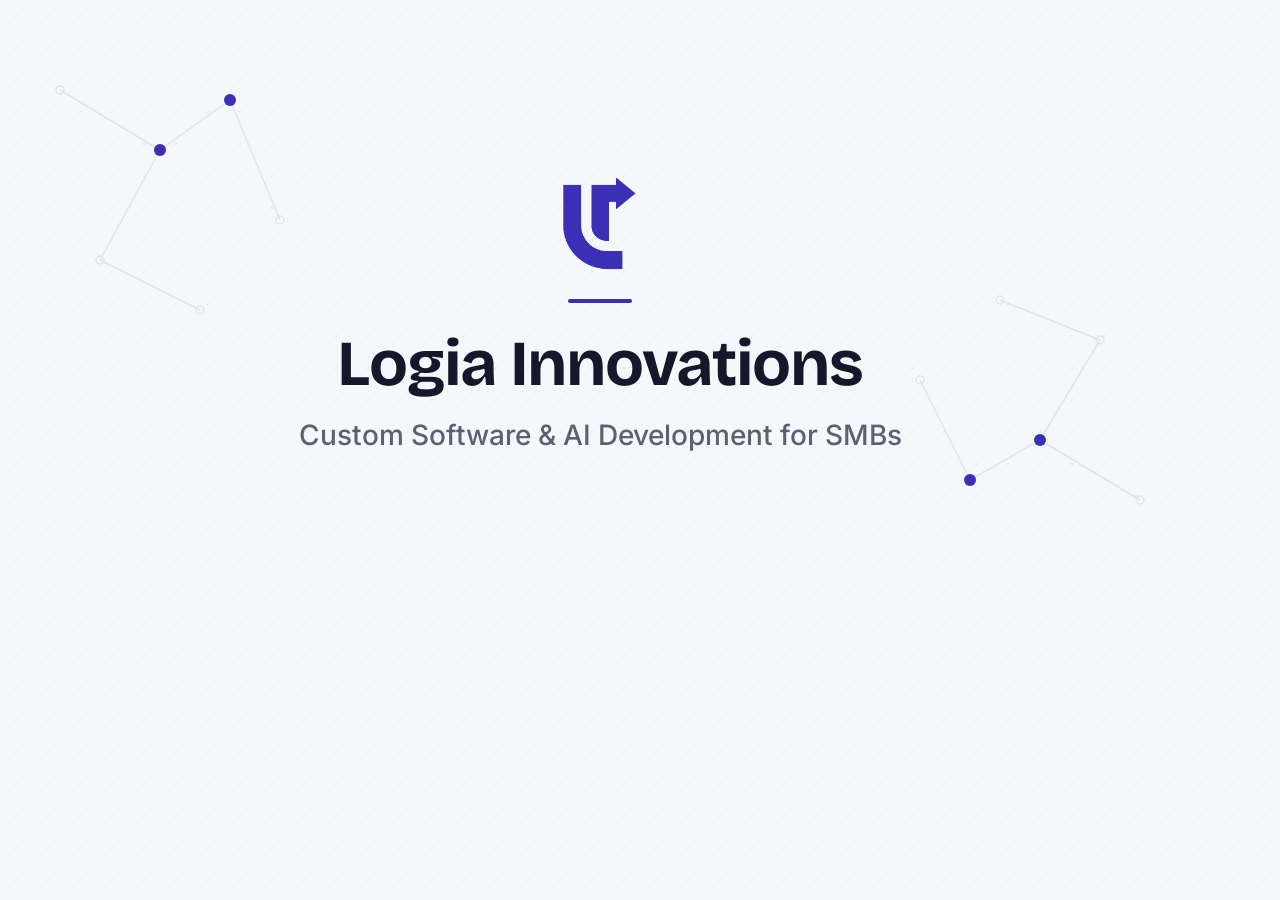
<file: docs/seo/og-card-source.html>
<!DOCTYPE html>
<html lang="en">
<head>
<meta charset="UTF-8">
<title>og-card-source</title>
<style>
  @font-face {
    font-family: 'Bricolage Grotesque';
    src: url('../../fonts/bricolage-grotesque-700.woff2') format('woff2');
    font-weight: 700;
    font-style: normal;
  }
  @font-face {
    font-family: 'Inter';
    src: url('../../fonts/inter-400.woff2') format('woff2');
    font-weight: 400;
    font-style: normal;
  }
  @font-face {
    font-family: 'Inter';
    src: url('../../fonts/inter-500.woff2') format('woff2');
    font-weight: 500;
    font-style: normal;
  }

  :root {
    --ink: #17162B;
    --ground: #F6F7FB;
    --indigo: #3A2FB5;
    --muted: #5B6072;
    --hairline: #E2E4EF;
  }

  * { margin: 0; padding: 0; box-sizing: border-box; }

  html, body {
    width: 1200px;
    height: 630px;
    overflow: hidden;
  }

  body {
    position: relative;
    background: var(--ground);
    background-image: radial-gradient(circle, var(--hairline) 1.4px, transparent 1.6px);
    background-size: 32px 32px;
    font-family: 'Inter', sans-serif;
  }

  .lattice-svg {
    position: absolute;
    inset: 0;
    width: 1200px;
    height: 630px;
    pointer-events: none;
  }
  .lattice-line {
    stroke: var(--hairline);
    stroke-width: 1.5;
    fill: none;
  }
  .lattice-node {
    fill: var(--indigo);
  }
  .lattice-node-plain {
    fill: none;
    stroke: var(--hairline);
    stroke-width: 1.5;
  }

  .card-content {
    position: absolute;
    inset: 0;
    display: flex;
    flex-direction: column;
    align-items: center;
    justify-content: center;
    text-align: center;
    padding: 0 120px;
  }

  .logo-mark {
    width: 96px;
    height: 96px;
    margin-bottom: 28px;
  }

  .brand-name {
    font-family: 'Bricolage Grotesque', sans-serif;
    font-weight: 700;
    font-size: 64px;
    line-height: 1.02;
    letter-spacing: -0.02em;
    color: var(--ink);
    margin-bottom: 20px;
  }

  .tagline {
    font-family: 'Inter', sans-serif;
    font-weight: 500;
    font-size: 28px;
    line-height: 1.4;
    color: var(--muted);
    max-width: 820px;
  }

  .accent-bar {
    width: 64px;
    height: 4px;
    border-radius: 9999px;
    background: var(--indigo);
    margin-bottom: 28px;
  }
</style>
</head>
<body>
  <svg class="lattice-svg" viewBox="0 0 1200 630" aria-hidden="true">
    <path class="lattice-line" d="M60 90 L160 150"/>
    <path class="lattice-line" d="M160 150 L100 260"/>
    <path class="lattice-line" d="M160 150 L230 100"/>
    <path class="lattice-line" d="M230 100 L280 220"/>
    <path class="lattice-line" d="M100 260 L200 310"/>
    <circle class="lattice-node" cx="160" cy="150" r="6"/>
    <circle class="lattice-node" cx="230" cy="100" r="6"/>
    <circle class="lattice-node-plain" cx="60" cy="90" r="4"/>
    <circle class="lattice-node-plain" cx="100" cy="260" r="4"/>
    <circle class="lattice-node-plain" cx="280" cy="220" r="4"/>
    <circle class="lattice-node-plain" cx="200" cy="310" r="4"/>

    <path class="lattice-line" d="M1140 500 L1040 440"/>
    <path class="lattice-line" d="M1040 440 L1100 340"/>
    <path class="lattice-line" d="M1040 440 L970 480"/>
    <path class="lattice-line" d="M970 480 L920 380"/>
    <path class="lattice-line" d="M1100 340 L1000 300"/>
    <circle class="lattice-node" cx="1040" cy="440" r="6"/>
    <circle class="lattice-node" cx="970" cy="480" r="6"/>
    <circle class="lattice-node-plain" cx="1140" cy="500" r="4"/>
    <circle class="lattice-node-plain" cx="1100" cy="340" r="4"/>
    <circle class="lattice-node-plain" cx="920" cy="380" r="4"/>
    <circle class="lattice-node-plain" cx="1000" cy="300" r="4"/>
  </svg>

  <div class="card-content">
    <img class="logo-mark" src="../../logo-indigo.png" alt="">
    <div class="accent-bar" aria-hidden="true"></div>
    <h1 class="brand-name">Logia Innovations</h1>
    <p class="tagline">Custom Software &amp; AI Development for SMBs</p>
  </div>
</body>
</html>
</file>
<file: tokens.css>
/* tokens.css — Logia brand kit (mirrors logia-admin docs/design/ui-standards.md)
   Loaded BEFORE styles.css. Self-hosted fonts, brand additive tokens,
   dot-grid + lattice signature (verbatim from logia-admin proof.html). */

@font-face {
  font-family: 'Bricolage Grotesque';
  src: url('fonts/bricolage-grotesque-700.woff2') format('woff2');
  font-weight: 700;
  font-style: normal;
  font-display: swap;
}

@font-face {
  font-family: 'Inter';
  src: url('fonts/inter-400.woff2') format('woff2');
  font-weight: 400;
  font-style: normal;
  font-display: swap;
}

@font-face {
  font-family: 'Inter';
  src: url('fonts/inter-500.woff2') format('woff2');
  font-weight: 500;
  font-style: normal;
  font-display: swap;
}

@font-face {
  font-family: 'Inter';
  src: url('fonts/inter-600.woff2') format('woff2');
  font-weight: 600;
  font-style: normal;
  font-display: swap;
}

@font-face {
  font-family: 'JetBrains Mono';
  src: url('fonts/jetbrains-mono-500.woff2') format('woff2');
  font-weight: 500;
  font-style: normal;
  font-display: swap;
}

:root {
  /* brand additive tokens (styles.css :root re-values the old --primary-color
     etc. to these same hexes; these are the new names blueprints.md/CSS use) */
  --font-display: 'Bricolage Grotesque', ui-sans-serif, system-ui, sans-serif;
  --font-sans: 'Inter', ui-sans-serif, system-ui, -apple-system, sans-serif;
  --font-mono: 'JetBrains Mono', ui-monospace, SFMono-Regular, Menlo, monospace;

  --indigo: #3A2FB5;
  --indigo-deep: #2E2593;
  --wash: #EEEDFB;
  --hairline: #E2E4EF;
  --radius-pill: 9999px;
}

/* ================= DOT GRID + LATTICE (verbatim from logia-admin proof.html) ================= */

.dot-grid {
  background-image: radial-gradient(circle, var(--hairline) 1.4px, transparent 1.6px);
  background-size: 32px 32px;
}

.lattice-svg {
  position: absolute;
  inset: 0;
  width: 100%;
  height: 100%;
  pointer-events: none;
}
.lattice-line {
  stroke: var(--hairline);
  stroke-width: 1.5;
  fill: none;
  stroke-dasharray: 900;
  stroke-dashoffset: 900;
  animation: lattice-draw 650ms cubic-bezier(0.4,0,0.2,1) forwards;
}
.lattice-node {
  fill: var(--indigo);
  opacity: 0;
  transform-box: fill-box;
  transform-origin: center;
  transform: scale(0);
  animation: lattice-node-in 220ms ease-out forwards;
}
.lattice-node-plain {
  fill: none;
  stroke: var(--hairline);
  stroke-width: 1.5;
  opacity: 0;
  transform-box: fill-box;
  transform-origin: center;
  transform: scale(0);
  animation: lattice-node-in 220ms ease-out forwards;
}
@keyframes lattice-draw { to { stroke-dashoffset: 0; } }
@keyframes lattice-node-in { to { opacity: 1; transform: scale(1); } }

@media (prefers-reduced-motion: reduce) {
  .lattice-line { animation: none; stroke-dashoffset: 0; }
  .lattice-node, .lattice-node-plain { animation: none; opacity: 1; transform: scale(1); }
}
</file>
<file: styles.css>
/* Reset and Base Styles */
* {
    margin: 0;
    padding: 0;
    box-sizing: border-box;
}

:root {
    --primary-color: #3A2FB5;
    --primary-dark: #2E2593;
    --text-primary: #17162B;
    --text-secondary: #5B6072;
    --text-light: #5B6072;
    --bg-light: #F6F7FB;
    --bg-white: #FFFFFF;
    --border-color: #E2E4EF;
    --code-bg: #EEEDFB;
}

html {
    scroll-behavior: smooth;
}

body {
    font-family: var(--font-sans);
    color: var(--text-primary);
    line-height: 1.6;
    overflow-x: hidden;
    background: var(--bg-light);
}

.container {
    max-width: 1280px;
    margin: 0 auto;
    padding: 0 2rem;
}

/* Banner */
.banner {
    background: var(--wash);
    color: var(--text-primary);
    text-align: center;
    padding: 0.75rem 1rem;
    font-size: 0.875rem;
    font-weight: 500;
}

.banner .banner-arrow {
    color: var(--primary-color);
}

.banner p {
    margin: 0;
}

/* Navigation */
.navbar {
    background: var(--bg-white);
    border-bottom: 1px solid var(--border-color);
    position: sticky;
    top: 0;
    z-index: 100;
    backdrop-filter: blur(10px);
    background-color: rgba(255, 255, 255, 0.95);
}

.nav-wrapper {
    display: flex;
    align-items: center;
    justify-content: space-between;
    padding: 1rem 0;
    gap: 2rem;
}

.logo {
    font-size: 1.5rem;
    font-weight: 700;
    color: var(--primary-color);
    text-decoration: none;
    letter-spacing: -0.025em;
    display: flex;
    align-items: center;
}

.logo-img {
    height: 2.5rem;
    width: auto;
    display: block;
}

.nav-menu {
    display: flex;
    list-style: none;
    gap: 2rem;
    margin: 0;
}

.nav-link {
    color: var(--text-primary);
    text-decoration: none;
    font-size: 1rem;
    font-weight: 500;
    transition: color 0.2s;
}

.nav-link:hover {
    color: var(--primary-color);
}

.nav-right {
    display: flex;
    align-items: center;
    gap: 1.5rem;
}

.github-link {
    display: flex;
    align-items: center;
    gap: 0.5rem;
    color: var(--text-primary);
    text-decoration: none;
    font-weight: 500;
    font-size: 0.875rem;
    transition: color 0.2s;
}

.github-link:hover {
    color: var(--primary-color);
}

.search-box {
    position: relative;
    display: flex;
    align-items: center;
}

.search-box input {
    padding: 0.5rem 3rem 0.5rem 1rem;
    border: 1px solid var(--border-color);
    border-radius: 0.5rem;
    font-size: 0.875rem;
    width: 200px;
    transition: border-color 0.2s;
}

.search-box input:focus {
    outline: none;
    border-color: var(--primary-color);
}

.search-shortcut {
    position: absolute;
    right: 0.75rem;
    font-size: 0.75rem;
    color: var(--text-light);
    background: var(--code-bg);
    padding: 0.125rem 0.375rem;
    border-radius: 0.25rem;
}

.mobile-menu-toggle {
    display: none;
    flex-direction: column;
    gap: 0.25rem;
    background: none;
    border: none;
    cursor: pointer;
    padding: 0.5rem;
}

.mobile-menu-toggle span {
    width: 24px;
    height: 2px;
    background: var(--text-primary);
    transition: all 0.3s;
}

/* Hero Section */
.hero {
    padding: 6rem 0 8rem;
    position: relative;
    overflow: hidden;
}

.hero-background {
    position: absolute;
    top: 0;
    left: 0;
    right: 0;
    bottom: 0;
    z-index: 0;
}

.hero-content {
    text-align: center;
    position: relative;
    z-index: 1;
}

.hero-title {
    font-family: var(--font-display);
    font-size: clamp(2.75rem, 5vw, 4.25rem);
    line-height: 1.02;
    font-weight: 700;
    letter-spacing: -0.02em;
    margin-bottom: 1.5rem;
    color: var(--text-primary);
    opacity: 0;
    animation: fadeInUp 0.8s ease-out 0.2s forwards;
}

.text-highlight {
    color: var(--primary-color);
    position: relative;
    display: inline-block;
}

.hero-description {
    font-size: 1.25rem;
    color: var(--text-secondary);
    margin-bottom: 2rem;
    line-height: 1.75;
    opacity: 0;
    animation: fadeInUp 0.8s ease-out 0.4s forwards;
}

.hero-buttons {
    display: flex;
    gap: 1rem;
    margin-bottom: 2.5rem;
    justify-content: center;
    opacity: 0;
    animation: fadeInUp 0.8s ease-out 0.6s forwards;
}

.btn {
    padding: 0.75rem 1.5rem;
    border-radius: var(--radius-pill);
    text-decoration: none;
    font-weight: 600;
    font-size: 0.9375rem;
    transition: all 150ms;
    display: inline-block;
    border: none;
    cursor: pointer;
}

.btn-primary {
    background: var(--primary-color);
    color: white;
}

.btn-primary:hover {
    background: var(--primary-dark);
    transform: translateY(-1px);
    box-shadow: 0 6px 20px rgba(46, 37, 147, 0.28);
}

.btn-secondary {
    background: var(--bg-white);
    color: var(--text-primary);
    border: 1px solid var(--border-color);
}

.btn-secondary:hover {
    background: var(--bg-light);
    color: var(--text-primary);
    transform: translateY(-1px);
    box-shadow: none;
}

.code-snippet {
    background: var(--code-bg);
    padding: 1rem 1.5rem;
    border-radius: 0.5rem;
    border-left: 3px solid var(--primary-color);
    opacity: 0;
    animation: fadeInUp 0.8s ease-out 0.8s forwards;
    margin-bottom: 3rem;
}

.code-snippet code {
    font-family: var(--font-mono);
    font-size: 0.875rem;
    color: var(--text-secondary);
    display: inline-block;
    overflow: hidden;
    white-space: nowrap;
    width: auto;
}

.code-prompt {
    color: var(--primary-color);
    margin-right: 0.5rem;
    opacity: 0;
    animation: fadeIn 0.3s ease-out 1.3s forwards;
}

.hero-stats {
    display: flex;
    gap: 3rem;
    justify-content: center;
    align-items: center;
    padding-top: 1rem;
    opacity: 0;
    animation: fadeInUp 0.8s ease-out 1.2s forwards;
}

.stat-item {
    text-align: center;
}

.stat-number {
    font-size: 2.5rem;
    font-weight: 700;
    color: var(--primary-color);
    line-height: 1;
    margin-bottom: 0.5rem;
}

.stat-label {
    font-size: 0.875rem;
    color: var(--text-secondary);
    font-weight: 500;
    text-transform: uppercase;
    letter-spacing: 0.05em;
}

.hero-media {
    position: relative;
}

.video-container {
    background: #000;
    border-radius: 1rem;
    overflow: hidden;
    box-shadow: 0 20px 60px rgba(0, 0, 0, 0.3);
    aspect-ratio: 16 / 9;
}

.video-placeholder {
    width: 100%;
    height: 100%;
    display: flex;
    align-items: center;
    justify-content: center;
    position: relative;
    background: linear-gradient(135deg, #1a1a1a 0%, #2d2d2d 100%);
}

.code-text {
    position: absolute;
    top: 2rem;
    left: 2rem;
    color: var(--primary-color);
    font-family: 'Monaco', monospace;
    font-size: 1.5rem;
}

.play-button {
    background: none;
    border: none;
    cursor: pointer;
    transition: transform 0.2s;
}

.play-button:hover {
    transform: scale(1.1);
}

/* Ecosystem Section */
.ecosystem {
    padding: 6rem 0;
    background: var(--bg-light);
}

.section-header {
    display: flex;
    align-items: center;
    gap: 0.5rem;
    margin-bottom: 2rem;
}

.section-icon {
    color: var(--primary-color);
    display: flex;
}

.section-label {
    font-family: var(--font-mono);
    font-size: 0.8125rem;
    font-weight: 500;
    color: var(--primary-color);
    text-transform: uppercase;
    letter-spacing: 0.08em;
}

.ecosystem-title {
    font-family: var(--font-display);
    font-size: 2rem;
    font-weight: 700;
    line-height: 1.1;
    margin-bottom: 1.5rem;
    color: var(--text-primary);
}

.ecosystem-description {
    font-size: 1.125rem;
    color: var(--text-secondary);
    max-width: 800px;
    margin-bottom: 3rem;
    line-height: 1.75;
}

/* Tabs */
.tabs {
    display: flex;
    gap: 0.5rem;
    border-bottom: 2px solid var(--border-color);
    margin-bottom: 3rem;
}

.tab-button {
    padding: 1rem 1.5rem;
    background: none;
    border: none;
    font-size: 0.9375rem;
    font-weight: 600;
    color: var(--text-secondary);
    cursor: pointer;
    border-bottom: 2px solid transparent;
    margin-bottom: -2px;
    transition: all 0.2s;
}

.tab-button:hover {
    color: var(--text-primary);
}

.tab-button.active {
    color: var(--text-primary);
    border-bottom-color: var(--text-primary);
}

.tab-content {
    display: none;
}

.tab-content.active {
    display: block;
}

/* Package Cards */
.packages-grid {
    display: grid;
    grid-template-columns: repeat(auto-fill, minmax(280px, 1fr));
    gap: 1.5rem;
}

.package-card {
    display: flex;
    gap: 1rem;
    padding: 1.5rem;
    background: var(--bg-white);
    border: 1px solid var(--border-color);
    border-radius: 0.75rem;
    transition: all 150ms;
    cursor: pointer;
}

.package-card:hover {
    border-color: var(--primary-color);
    box-shadow: 0 4px 20px rgba(58, 47, 181, 0.10);
    /* !important: script.js's IntersectionObserver reveal sets an inline
       transform:translateY(0) on cards once visible (PARKED — see
       docs/STATE.md); a stylesheet rule alone can't out-rank an inline
       style, so the hover lift needs this to actually apply post-reveal. */
    transform: translateY(-1px) !important;
}

.package-icon {
    flex-shrink: 0;
    width: 48px;
    height: 48px;
    border-radius: 0.75rem;
    background: var(--code-bg);
    display: flex;
    align-items: center;
    justify-content: center;
}

.package-icon svg {
    width: 24px;
    height: 24px;
    color: var(--primary-color);
}

.package-icon .step-number {
    font-family: var(--font-mono);
    font-weight: 500;
    font-size: 1.25rem;
    color: var(--primary-color);
}

.contact-icon {
    width: 40px;
    height: 40px;
    border-radius: 0.75rem;
    background: var(--code-bg);
    display: flex;
    align-items: center;
    justify-content: center;
    margin: 0 auto 0.75rem;
}

.contact-icon svg {
    width: 20px;
    height: 20px;
    color: var(--primary-color);
}

.package-info {
    flex: 1;
}

.package-header {
    display: flex;
    align-items: center;
    justify-content: space-between;
    margin-bottom: 0.5rem;
}

.package-name {
    font-size: 1.125rem;
    font-weight: 600;
    color: var(--text-primary);
}

.package-badge {
    font-size: 0.75rem;
    font-weight: 600;
    color: var(--text-secondary);
    background: var(--bg-light);
    padding: 0.25rem 0.5rem;
    border-radius: 0.25rem;
}

.package-description {
    font-size: 0.875rem;
    color: var(--text-secondary);
    line-height: 1.5;
}

/* Footer */
.footer {
    background: var(--bg-light);
    padding: 4rem 0 2rem;
    position: relative;
    overflow: hidden;
}

.footer-content {
    display: grid;
    grid-template-columns: 1fr 2fr;
    gap: 4rem;
    margin-bottom: 3rem;
    position: relative;
    z-index: 1;
}

.footer-brand {
    display: flex;
    flex-direction: column;
    gap: 1.5rem;
}

.footer-logo img {
    width: 48px;
    height: 48px;
    display: block;
}

.footer-tagline {
    font-size: 1.125rem;
    color: var(--text-secondary);
    line-height: 1.6;
    font-weight: 500;
}

.social-links {
    display: flex;
    gap: 1rem;
}

.social-links a {
    color: var(--text-secondary);
    transition: color 0.2s;
}

.social-links a:hover {
    color: var(--primary-color);
}

.footer-links {
    display: grid;
    grid-template-columns: repeat(4, 1fr);
    gap: 2rem;
}

.footer-column h4 {
    font-size: 0.875rem;
    font-weight: 600;
    color: var(--text-primary);
    margin-bottom: 1rem;
}

.footer-column ul {
    list-style: none;
}

.footer-column li {
    margin-bottom: 0.75rem;
    color: var(--text-secondary);
    font-size: 0.875rem;
}

.footer-column a {
    color: var(--text-secondary);
    text-decoration: none;
    font-size: 0.875rem;
    transition: color 0.2s;
}

.footer-column a:hover {
    color: var(--primary-color);
}

.footer-bottom {
    padding-top: 2rem;
    border-top: 1px solid var(--border-color);
    position: relative;
    z-index: 1;
}

.footer-legal {
    display: flex;
    gap: 2rem;
    font-size: 0.875rem;
    color: var(--text-secondary);
}

.footer-legal a {
    color: var(--text-secondary);
    text-decoration: none;
    transition: color 0.2s;
}

.footer-legal a:hover {
    color: var(--primary-color);
}

.footer-logo-large {
    position: absolute;
    bottom: -2rem;
    right: -2rem;
    z-index: 0;
    opacity: 0.05;
}

.footer-logo-large h2 {
    font-family: var(--font-display);
    font-size: 15rem;
    font-weight: 900;
    color: var(--primary-color);
    line-height: 1;
}

/* Responsive Design */
@media (max-width: 1024px) {
    .hero-title {
        font-size: 2.75rem;
    }

    .hero-content {
        grid-template-columns: 1fr;
        gap: 3rem;
    }

    .hero-stats {
        gap: 2rem;
    }

    .stat-number {
        font-size: 2rem;
    }

    .footer-content {
        grid-template-columns: 1fr;
        gap: 3rem;
    }

    .footer-links {
        grid-template-columns: repeat(2, 1fr);
    }

    .packages-grid {
        grid-template-columns: repeat(auto-fill, minmax(250px, 1fr));
    }
}

@media (max-width: 768px) {
    .nav-menu {
        display: none;
        position: absolute;
        top: 100%;
        left: 0;
        right: 0;
        background: var(--bg-white);
        flex-direction: column;
        padding: 1rem 0;
        box-shadow: 0 4px 20px rgba(0, 0, 0, 0.1);
        border-top: 1px solid var(--border-color);
    }

    .nav-menu.active {
        display: flex;
    }

    .nav-item {
        width: 100%;
        text-align: center;
        padding: 0.5rem 0;
    }

    .search-box {
        display: none;
    }

    .github-link {
        display: none;
    }

    .mobile-menu-toggle {
        display: flex;
    }

    .hero {
        padding: 3rem 0 4rem;
    }

    .hero-title {
        font-size: 2.25rem;
    }

    .hero-description {
        font-size: 1rem;
    }

    .hero-lattice .lattice-line,
    .footer-lattice .lattice-line {
        display: none;
    }

    .hero-buttons {
        flex-direction: column;
    }

    .btn {
        text-align: center;
    }

    .hero-stats {
        gap: 1.5rem;
    }

    .stat-number {
        font-size: 1.75rem;
    }

    .stat-label {
        font-size: 0.75rem;
    }

    .ecosystem-title {
        font-size: 2rem;
    }

    .packages-grid {
        grid-template-columns: 1fr;
    }

    .footer-links {
        grid-template-columns: 1fr;
    }

    .footer-logo-large h2 {
        font-size: 8rem;
    }

    .tabs {
        overflow-x: auto;
        -webkit-overflow-scrolling: touch;
    }

    .tab-button {
        white-space: nowrap;
    }
}

@media (max-width: 480px) {
    .container {
        padding: 0 1rem;
    }

    .hero {
        padding: 2rem 0 3rem;
    }

    .hero-title {
        font-size: 1.75rem;
    }

    .hero-stats {
        flex-direction: column;
        gap: 1rem;
    }

    .stat-number {
        font-size: 1.5rem;
    }

    .ecosystem {
        padding: 3rem 0;
    }

    .ecosystem-title {
        font-size: 1.5rem;
    }

    .footer {
        padding: 3rem 0 1.5rem;
    }

    .footer-logo-large {
        display: none;
    }
}

/* Animations */
@keyframes fadeIn {
    from {
        opacity: 0;
        transform: translateY(20px);
    }
    to {
        opacity: 1;
        transform: translateY(0);
    }
}

@keyframes fadeInUp {
    from {
        opacity: 0;
        transform: translateY(10px);
    }
    to {
        opacity: 1;
        transform: translateY(0);
    }
}

@keyframes typing {
    from {
        width: 0;
    }
    to {
        width: 100%;
    }
}

@keyframes blink {
    0%, 50% {
        border-right-color: var(--primary-color);
    }
    51%, 100% {
        border-right-color: transparent;
    }
}

.hero-content,
.ecosystem {
    animation: fadeIn 0.8s ease-out;
}

/* Utility Classes */
.text-center {
    text-align: center;
}

.mt-1 { margin-top: 0.5rem; }
.mt-2 { margin-top: 1rem; }
.mt-3 { margin-top: 1.5rem; }
.mt-4 { margin-top: 2rem; }

.mb-1 { margin-bottom: 0.5rem; }
.mb-2 { margin-bottom: 1rem; }
.mb-3 { margin-bottom: 1.5rem; }
.mb-4 { margin-bottom: 2rem; }

/* Accessibility */
:focus-visible {
    outline: 2px solid var(--primary-dark);
    outline-offset: 2px;
}

/* Reduced motion: fadeInUp elements start at opacity:0 via inline animation
   and never resolve to visible without the animation running — force them
   visible. Lattice draw/node-in animations are handled in tokens.css.
   script.js's IntersectionObserver-driven card reveal (opacity:0/translateY
   inline styles) is defeated here too since it ignores this media query
   (PARKED — see docs/STATE.md; not a JS logic change, a CSS override of a
   rendering symptom). */
@media (prefers-reduced-motion: reduce) {
    .hero-title,
    .hero-description,
    .hero-buttons,
    .code-snippet,
    .code-prompt {
        animation: none !important;
        opacity: 1 !important;
        transform: none !important;
    }

    .package-card {
        opacity: 1 !important;
        transform: none !important;
        transition: none !important;
    }
}

/* Print Styles */
@media print {
    .navbar,
    .banner,
    .footer {
        display: none;
    }
}
</file>
